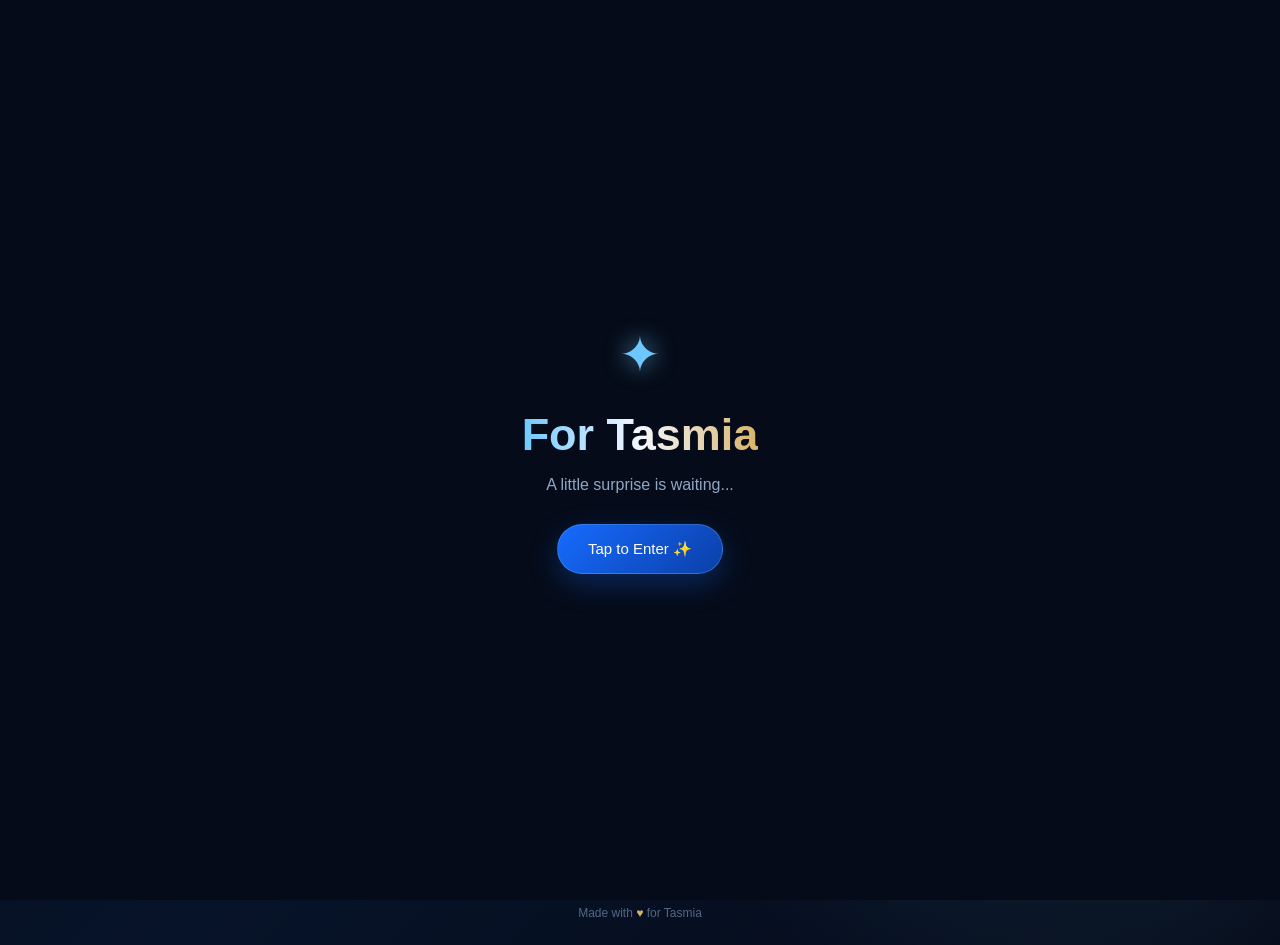
<file: index.html>
<!DOCTYPE html>
<html lang="en">

<head>
    <meta charset="UTF-8">
    <meta name="viewport" content="width=device-width, initial-scale=1.0">

    <title>Happy Birthday Tasmia ♡</title>

    <link rel="stylesheet" href="style.css">
</head>

<body>
  <div id="musicStartScreen">
    <div class="music-start-content">
        <div class="music-star">✦</div>

        <h1>For Tasmia</h1>

        <p>A little surprise is waiting...</p>

        <button id="startMusicButton">
            Tap to Enter ✨
        </button>
    </div>
</div>

<audio id="birthdayMusic" loop>
    <source src="audio1.mp3" type="audio/mpeg">
</audio>

    <!-- Loading Screen -->
    <div id="loader">

        <div class="loader-content">

            <div class="loader-star">✦</div>

            <h1>TASMIA</h1>

            <p>A special story is waiting...</p>

            <div class="loader-line"></div>

        </div>

    </div>


    <!-- Music -->
    <audio id="birthdayMusic" loop>
        <source src="audio1.mp3" type="audio/mpeg">
    </audio>

    <button id="musicButton" onclick="toggleMusic()">
        ♫ Music
    </button>


    <!-- Navigation -->
    <header class="navbar">

        <a href="index.html" class="logo">
            Tasmia<span>♡</span>
        </a>

        <nav>

            <a href="index.html" class="active">Home</a>
            <a href="about.html">About</a>
            <a href="memories.html">Memories</a>
            <a href="surprise.html">Surprise</a>
            <a href="countdown.html">Countdown</a>
            <a href="message.html">Message</a>

        </nav>

    </header>


    <!-- Floating particles -->
    <div id="particles"></div>


    <!-- Hero -->
    <main class="hero">

        <div class="hero-content">

            <div class="tiny-title">
                ✦ A SPECIAL DAY ✦
            </div>


            <h1>

                Happy Birthday

                <span>Tasmia</span>

            </h1>


            <div class="typing">
                <span id="typingText"></span>
            </div>


            <p class="hero-description">

                Some days are ordinary.

                Some days become memories.

                <br>

                Today is one of those days.

            </p>


            <div class="birthday-date">

                <strong>02</strong>

                <span>November</span>

                <strong>2011</strong>

            </div>


            <div class="hero-buttons">

                <a href="about.html" class="primary-btn">
                    Begin the Journey →
                </a>

                <a href="surprise.html" class="secondary-btn">
                    🎁 Surprise
                </a>

            </div>

        </div>


        <!-- Birthday Cake -->
        <div class="cake-container">

            <div class="cake">

                <div class="candle">

                    <div class="flame"></div>

                </div>


                <div class="cake-top"></div>


                <div class="cake-body">

                    <div class="cream"></div>
                    <div class="cream"></div>
                    <div class="cream"></div>

                </div>


                <div class="cake-bottom"></div>

            </div>


            <p>Make a wish ✨</p>

        </div>

    </main>


    <div class="scroll-hint">
        ↓ Scroll to begin
    </div>


    <footer>
        Made with <span>♥</span> for Tasmia
    </footer>


    <script src="script.js"></script>

</body>

</html>
</file>
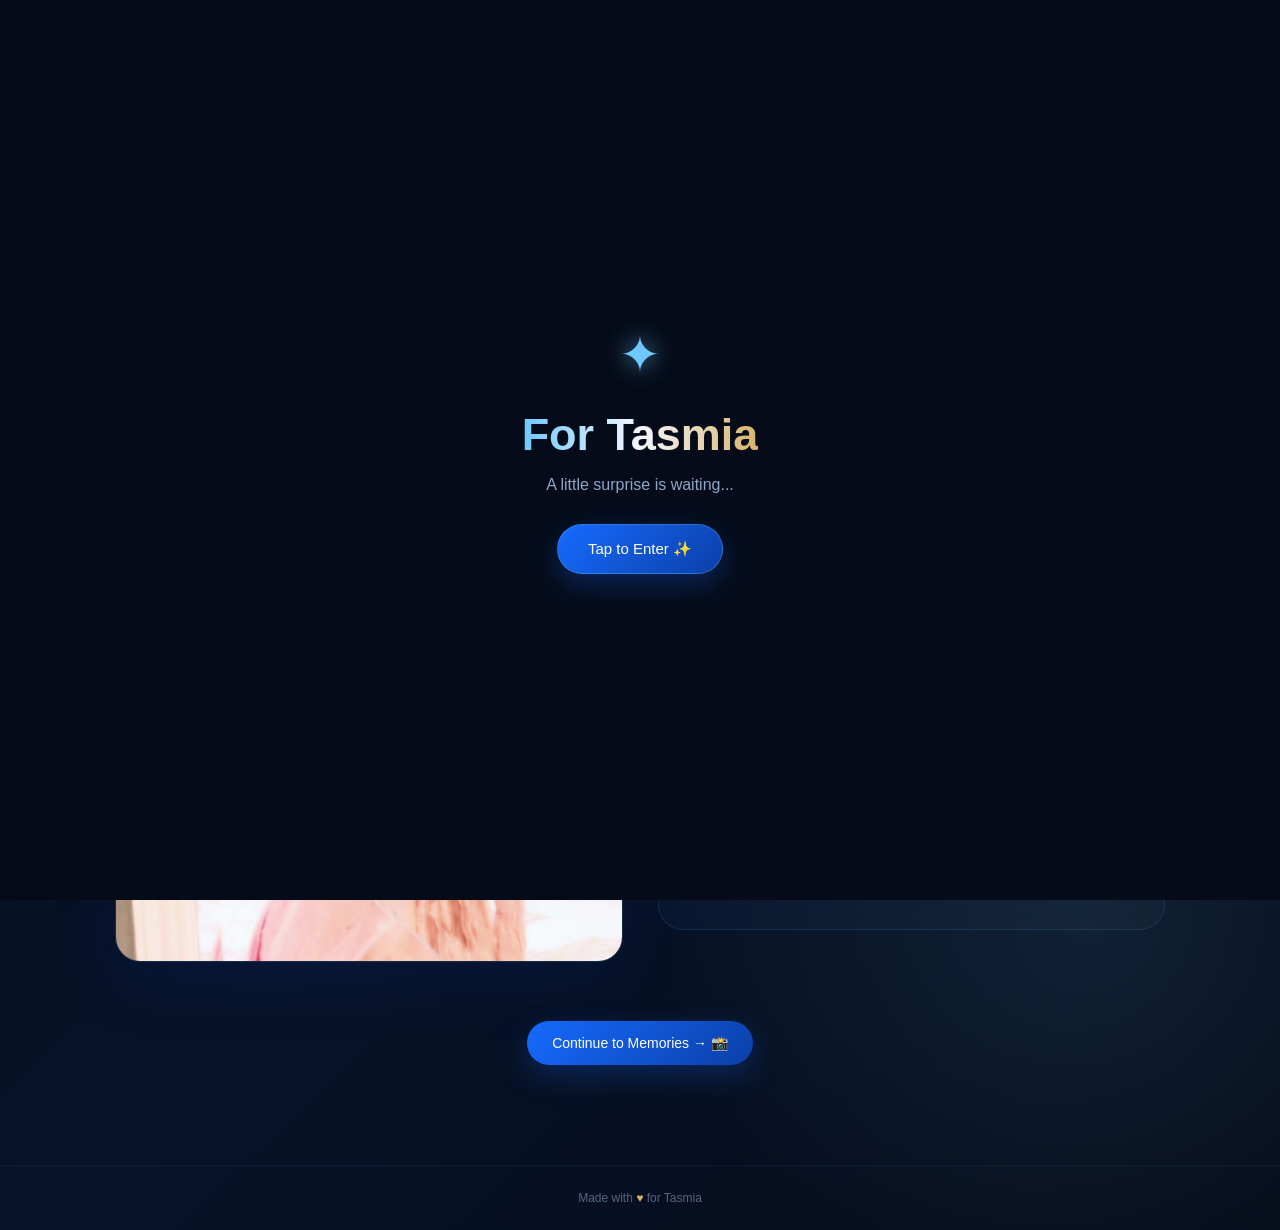
<file: about.html>
<!DOCTYPE html>
<html lang="en">

<head>

    <meta charset="UTF-8">

    <meta name="viewport"
          content="width=device-width, initial-scale=1.0">

    <title>About Tasmia ♡</title>

    <link rel="stylesheet" href="style.css">

</head>

<body>
  <div id="musicStartScreen">
    <div class="music-start-content">
        <div class="music-star">✦</div>

        <h1>For Tasmia</h1>

        <p>A little surprise is waiting...</p>

        <button id="startMusicButton">
            Tap to Enter ✨
        </button>
    </div>
</div>

<audio id="birthdayMusic" loop>
    <source src="audio1.mp3" type="audio/mpeg">
</audio>


    <audio id="birthdayMusic" loop>
        <source src="audio1.mp3" type="audio/mpeg">
    </audio>

    <button id="musicButton" onclick="toggleMusic()">
        ♫ Music
    </button>


    <header class="navbar">

        <a href="index.html" class="logo">
            Tasmia<span>♡</span>
        </a>


        <nav>

            <a href="index.html">Home</a>

            <a href="about.html" class="active">
                About
            </a>

            <a href="memories.html">
                Memories
            </a>

            <a href="surprise.html">
                Surprise
            </a>

            <a href="countdown.html">
                Countdown
            </a>

            <a href="message.html">
                Message
            </a>

        </nav>

    </header>


    <section class="page-section">


        <div class="section-heading">

            <div class="tiny-title">
                ✦ THE BIRTHDAY GIRL ✦
            </div>


            <h1>

                This day belongs to

                <span>Tasmia</span>

            </h1>


            <p>

                2 November 2011 —

                the day a new story began.

            </p>

        </div>


        <div class="about-grid">


            <!-- PHOTO -->

            <div class="large-photo">

                <img
                    src="tasmia1.png"
                    alt="Tasmia">

            </div>


            <!-- TEXT -->

            <div class="glass-card">

                <div class="card-icon">
                    ✨
                </div>


                <h2>
                    A little reminder
                </h2>


                <p>

                    Every birthday is another chapter.

                    Another year of memories,
                    laughter, growth and moments
                    worth remembering.

                </p>


                <p>

                    This little website was created
                    to make one ordinary date feel
                    a little more special.

                </p>


                <div class="birthday-info">


                    <div>

                        <small>
                            Name
                        </small>

                        <strong>
                            Tasmia
                        </strong>

                    </div>


                    <div>

                        <small>
                            Birthday
                        </small>

                        <strong>
                            2 November
                        </strong>

                    </div>


                    <div>

                        <small>
                            Born
                        </small>

                        <strong>
                            2011
                        </strong>

                    </div>


                </div>


            </div>


        </div>


        <a
            href="memories.html"
            class="primary-btn next-button">

            Continue to Memories → 📸

        </a>


    </section>


    <footer>

        Made with <span>♥</span> for Tasmia

    </footer>


    <script src="script.js"></script>

</body>

</html>
</file>
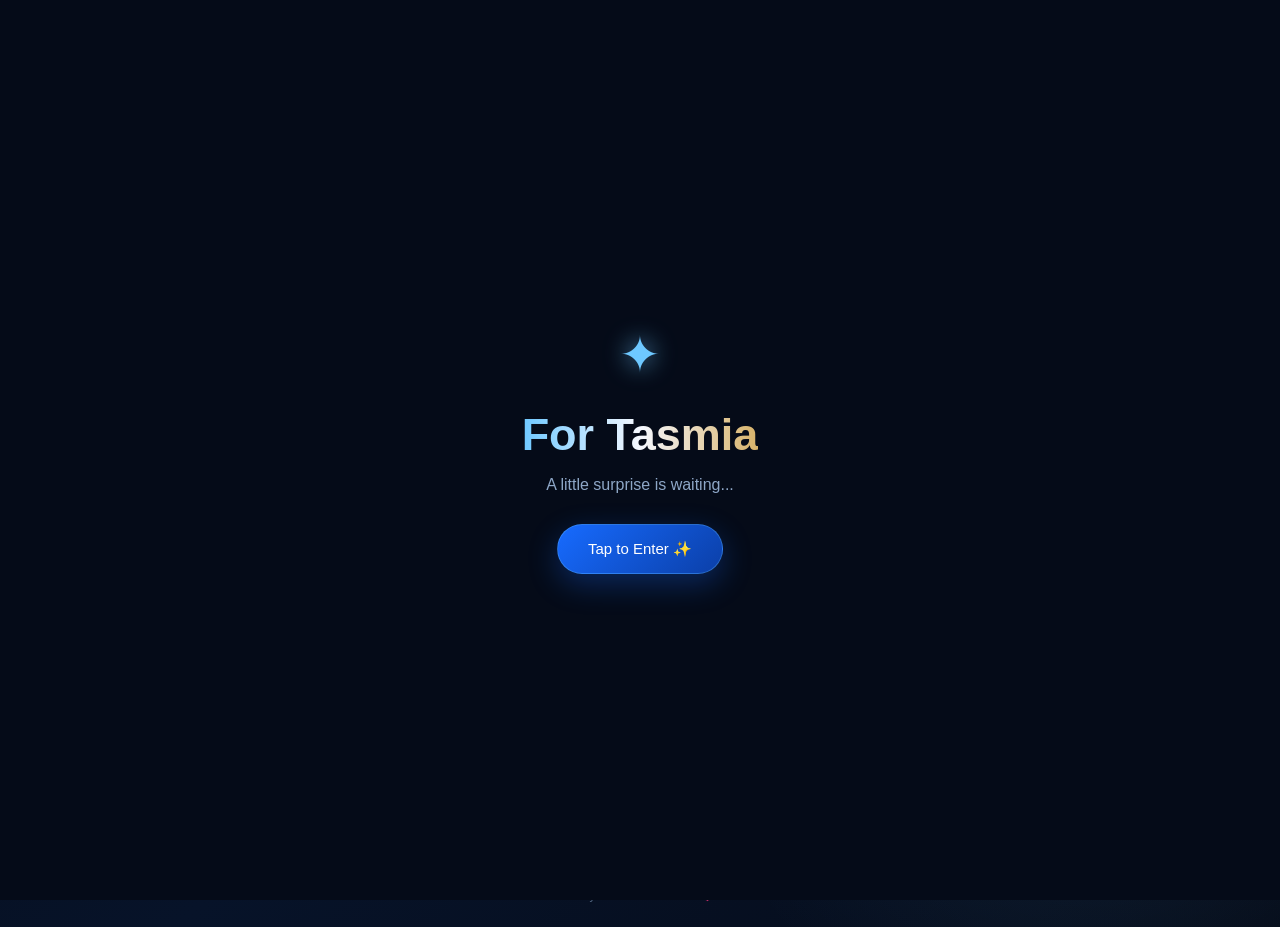
<file: countdown.html>
<!DOCTYPE html>
<html lang="en">

<head>

    <meta charset="UTF-8">

    <meta name="viewport"
          content="width=device-width, initial-scale=1.0">

    <title>Birthday Countdown 🎂</title>

    <link rel="stylesheet" href="style.css">

</head>

<body>
  <div id="musicStartScreen">
    <div class="music-start-content">
        <div class="music-star">✦</div>

        <h1>For Tasmia</h1>

        <p>A little surprise is waiting...</p>

        <button id="startMusicButton">
            Tap to Enter ✨
        </button>
    </div>
</div>

<audio id="birthdayMusic" loop>
    <source src="audio1.mp3" type="audio/mpeg">
</audio>


    <audio id="birthdayMusic" loop>
        <source src="audio1.mp3" type="audio/mpeg">
    </audio>

    <button id="musicButton" onclick="toggleMusic()">
        ♫ Music
    </button>


    <header class="navbar">

        <a href="index.html" class="logo">
            Tasmia<span>♡</span>
        </a>


        <nav>

            <a href="index.html">Home</a>

            <a href="about.html">About</a>

            <a href="memories.html">Memories</a>

            <a href="surprise.html">Surprise</a>

            <a href="countdown.html"
               class="active">

                Countdown

            </a>

            <a href="message.html">
                Message
            </a>

        </nav>

    </header>


    <section class="countdown-section">


        <div class="tiny-title">
            ✦ UNTIL THE NEXT CELEBRATION ✦
        </div>


        <h1>

            Tasmia's Birthday

            <span>Countdown</span>

        </h1>


        <p>

            The next 2nd of November
            is getting closer...

        </p>


        <div class="countdown">


            <div class="time-card">

                <strong id="days">
                    00
                </strong>

                <span>
                    Days
                </span>

            </div>


            <div class="time-card">

                <strong id="hours">
                    00
                </strong>

                <span>
                    Hours
                </span>

            </div>


            <div class="time-card">

                <strong id="minutes">
                    00
                </strong>

                <span>
                    Minutes
                </span>

            </div>


            <div class="time-card">

                <strong id="seconds">
                    00
                </strong>

                <span>
                    Seconds
                </span>

            </div>


        </div>


        <div class="cake-emoji">
            🎂
        </div>


        <a
            href="message.html"
            class="primary-btn next-button">

            Read the Final Message → 💌

        </a>


    </section>


    <footer>

        See you on 2 November. 💗

    </footer>


    <script src="script.js"></script>

</body>

</html>
</file>
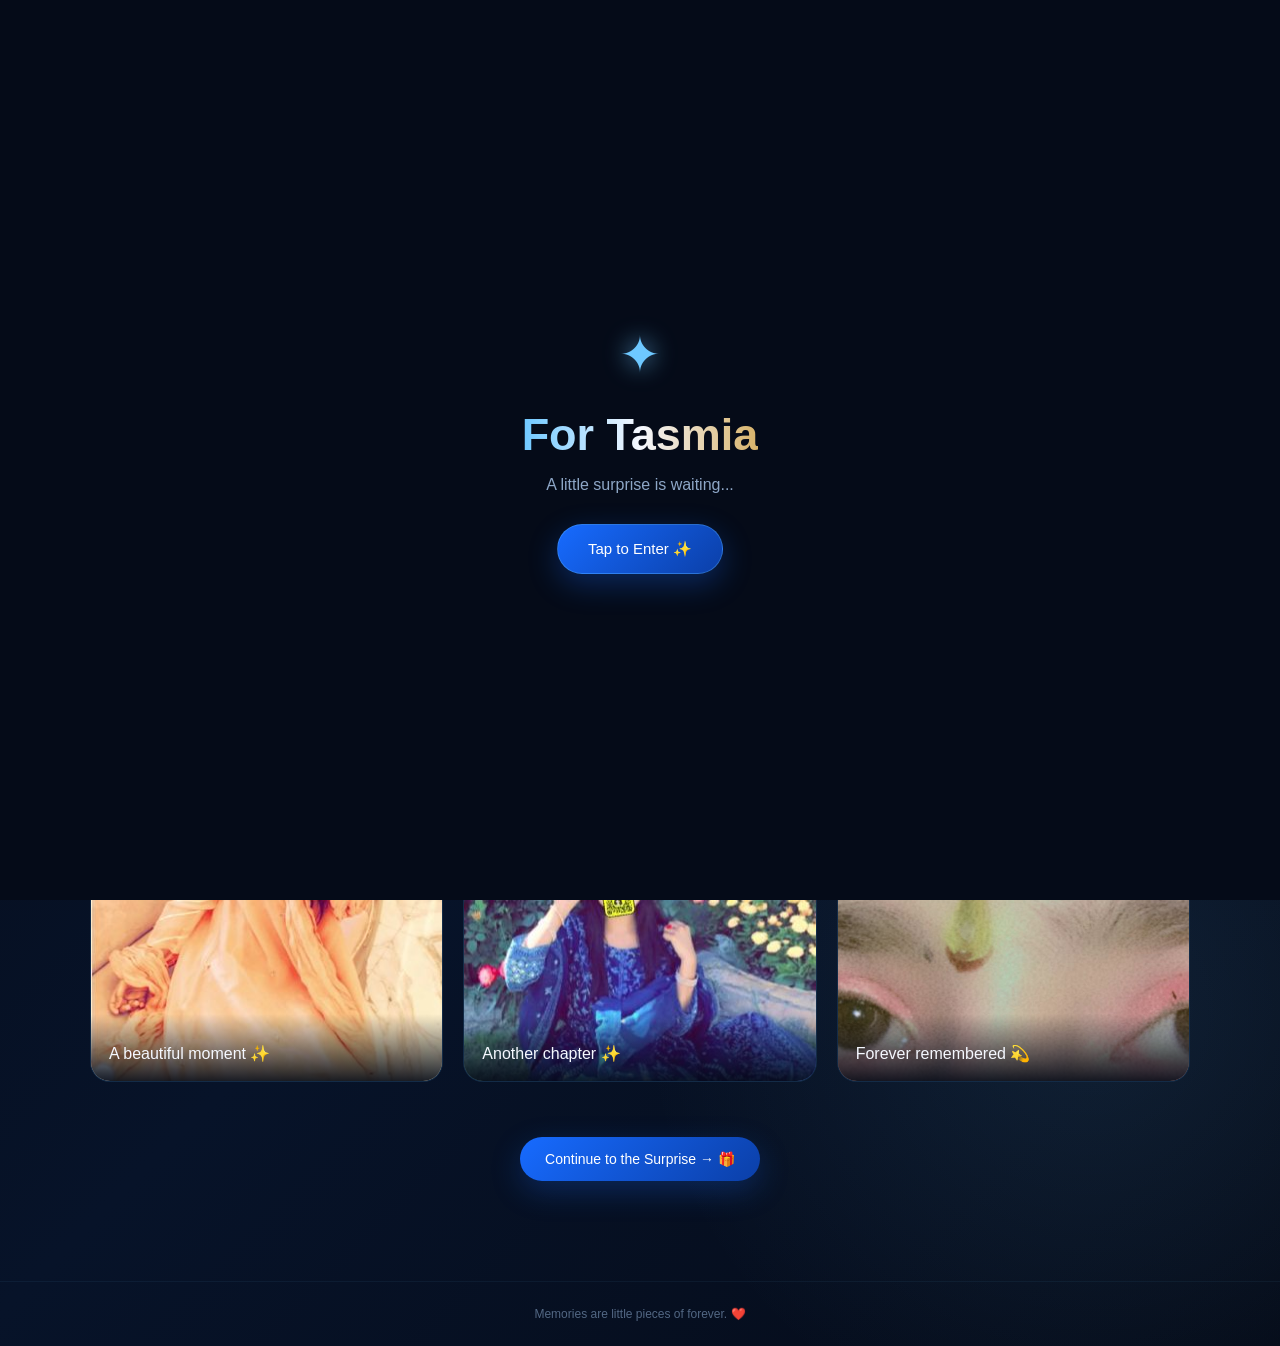
<file: memories.html>
<!DOCTYPE html>
<html lang="en">

<head>

    <meta charset="UTF-8">

    <meta name="viewport"
          content="width=device-width, initial-scale=1.0">

    <title>Tasmia's Memories 📸</title>

    <link rel="stylesheet" href="style.css">

</head>

<body>
  <div id="musicStartScreen">
    <div class="music-start-content">
        <div class="music-star">✦</div>

        <h1>For Tasmia</h1>

        <p>A little surprise is waiting...</p>

        <button id="startMusicButton">
            Tap to Enter ✨
        </button>
    </div>
</div>

<audio id="birthdayMusic" loop>
    <source src="audio1.mp3" type="audio/mpeg">
</audio>


    <audio id="birthdayMusic" loop>
        <source src="audio1.mp3" type="audio/mpeg">
    </audio>

    <button id="musicButton" onclick="toggleMusic()">
        ♫ Music
    </button>


    <header class="navbar">

        <a href="index.html" class="logo">
            Tasmia<span>♡</span>
        </a>


        <nav>

            <a href="index.html">Home</a>

            <a href="about.html">About</a>

            <a href="memories.html" class="active">
                Memories
            </a>

            <a href="surprise.html">
                Surprise
            </a>

            <a href="countdown.html">
                Countdown
            </a>

            <a href="message.html">
                Message
            </a>

        </nav>

    </header>


    <section class="page-section">


        <div class="section-heading">

            <div class="tiny-title">
                ✦ MEMORIES ✦
            </div>


            <h1>

                Moments worth

                <span>remembering</span>

            </h1>


            <p>

                A collection of moments
                that deserve a place here.

            </p>

        </div>


        <div class="photo-grid">


            <div
                class="memory-card large"
                onclick="openPhoto(this)">

                <img
                    src="tasmia2.jpg"
                    alt="Tasmia">

                <div class="photo-label">
                    A beautiful moment ✨
                </div>

            </div>


            <div
                class="memory-card"
                onclick="openPhoto(this)">

                <img
                    src="tasmia3.jpg"
                    alt="Memory">

                <div class="photo-label">
                    A special memory 💗
                </div>

            </div>


            <div
                class="memory-card"
                onclick="openPhoto(this)">

                <img
                    src="tasmia4.jpg"
                    alt="Memory">

                <div class="photo-label">
                    Your beautiful eyes 👀
                </div>

            </div>


            <div
                class="memory-card"
                onclick="openPhoto(this)">

                <img
                    src="tasmia5.jpg"
                    alt="Memory">

                <div class="photo-label">
                    Another chapter ✨
                </div>

            </div>


            <div
                class="memory-card"
                onclick="openPhoto(this)">

                <img
                    src="tasmia6.jpg"
                    alt="Memory">

                <div class="photo-label">
                    Forever remembered 💫
                </div>

            </div>


        


        </div>


        <a
            href="surprise.html"
            class="primary-btn next-button">

            Continue to the Surprise → 🎁

        </a>


    </section>


    <!-- Lightbox -->

    <div id="lightbox"
         onclick="closePhoto()">

        <img id="lightboxImage">

    </div>


    <footer>

        Memories are little pieces of forever. ❤️

    </footer>


    <script src="script.js"></script>

</body>

</html>
</file>
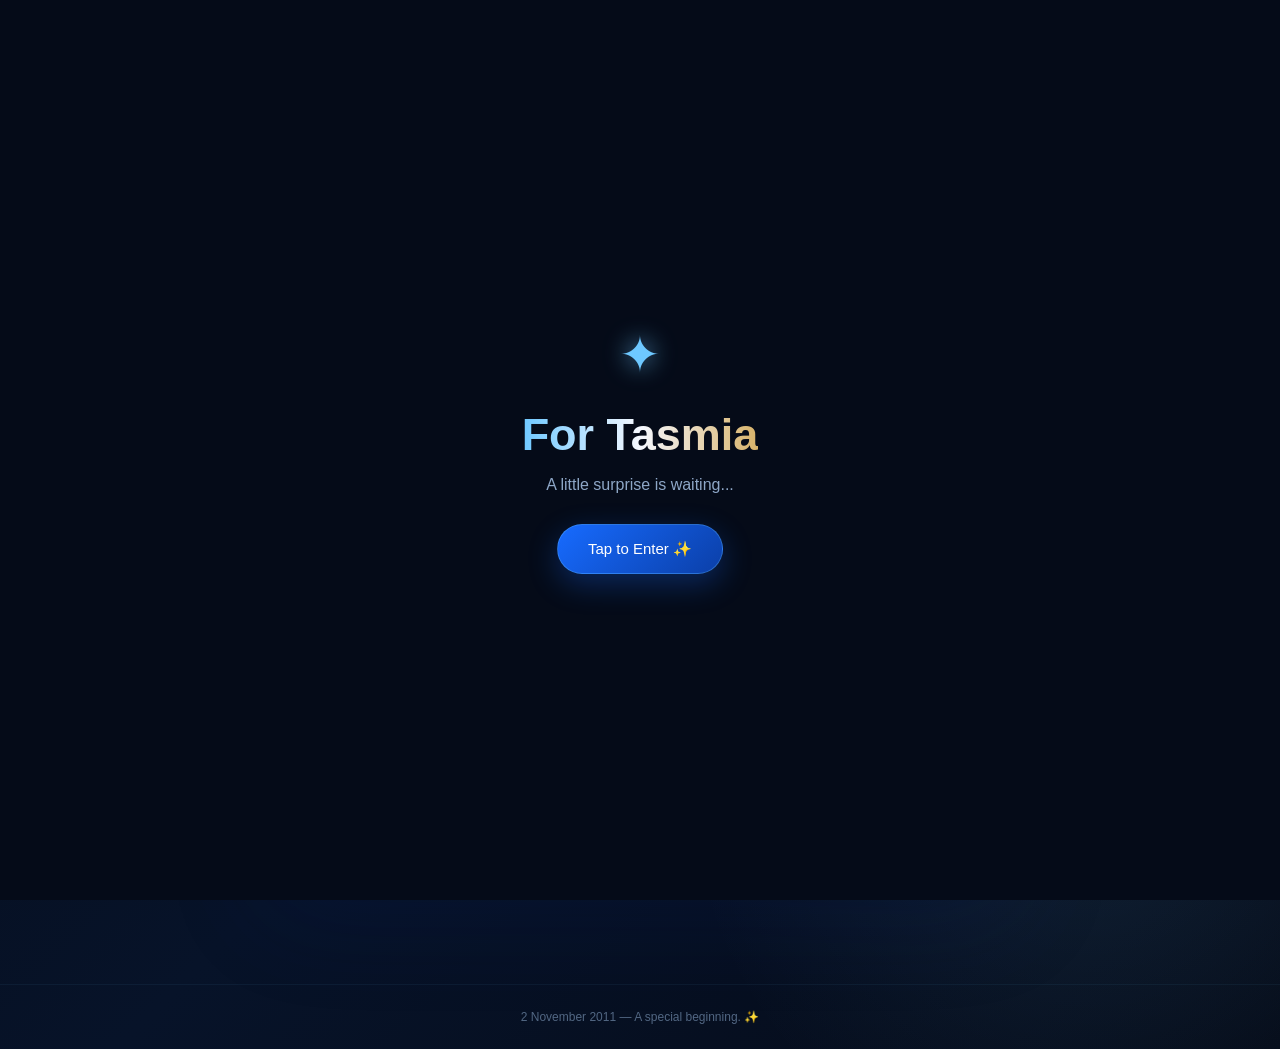
<file: message.html>
<!DOCTYPE html>
<html lang="en">

<head>

    <meta charset="UTF-8">

    <meta name="viewport"
          content="width=device-width, initial-scale=1.0">

    <title>A Message for Tasmia 💌</title>

    <link rel="stylesheet" href="style.css">

</head>

<body>
<div id="musicStartScreen">
    <div class="music-start-content">
        <div class="music-star">✦</div>

        <h1>For Tasmia</h1>

        <p>A little surprise is waiting...</p>

        <button id="startMusicButton">
            Tap to Enter ✨
        </button>
    </div>
</div>

<audio id="birthdayMusic" loop>
    <source src="audio1.mp3" type="audio/mpeg">
</audio>

    <audio id="birthdayMusic" loop>
        <source src="audio1.mp3" type="audio/mpeg">
    </audio>

    <button id="musicButton" onclick="toggleMusic()">
        ♫ Music
    </button>


    <header class="navbar">

        <a href="index.html" class="logo">
            Tasmia<span>♡</span>
        </a>


        <nav>

            <a href="index.html">Home</a>
            <a href="about.html">About</a>
            <a href="memories.html">Memories</a>
            <a href="surprise.html">Surprise</a>
            <a href="countdown.html">Countdown</a>

            <a href="message.html"
               class="active">

                Message

            </a>

        </nav>

    </header>


    <section class="message-section">


        <div class="letter">


            <div class="tiny-title">
                ✦ A MESSAGE FOR YOU ✦
            </div>


            <h1>

                Dear

                <span>Tasmia</span>

                ❤️

            </h1>


            <p>
                Today is your day.
            </p>


            <p>

                I hope this birthday brings
                you countless reasons to smile
                and memories that you will look
                back on with happiness.

            </p>


            <p>

                Keep dreaming, keep growing,
                keep laughing and keep being
                yourself.

            </p>


            <p>

                There are so many chapters
                still waiting to be written.

            </p>


            <div class="divider">
                ✦ ♥ ✦
            </div>


            <h2>
                Happy Birthday, Tasmia! 🎂
            </h2>


            <p class="signature">
                — Made especially for you
            </p>


            <a
                href="index.html"
                class="secondary-btn">

                ↻ Start Again

          
            </a>
<a
    href="question.html"
    class="primary-btn"
>
    One Last Thing ✨
</a>

        </div>

    </section>


    <footer>

        2 November 2011 —
        A special beginning. ✨

    </footer>


    <script src="script.js"></script>
  

</body>

</html>
</file>
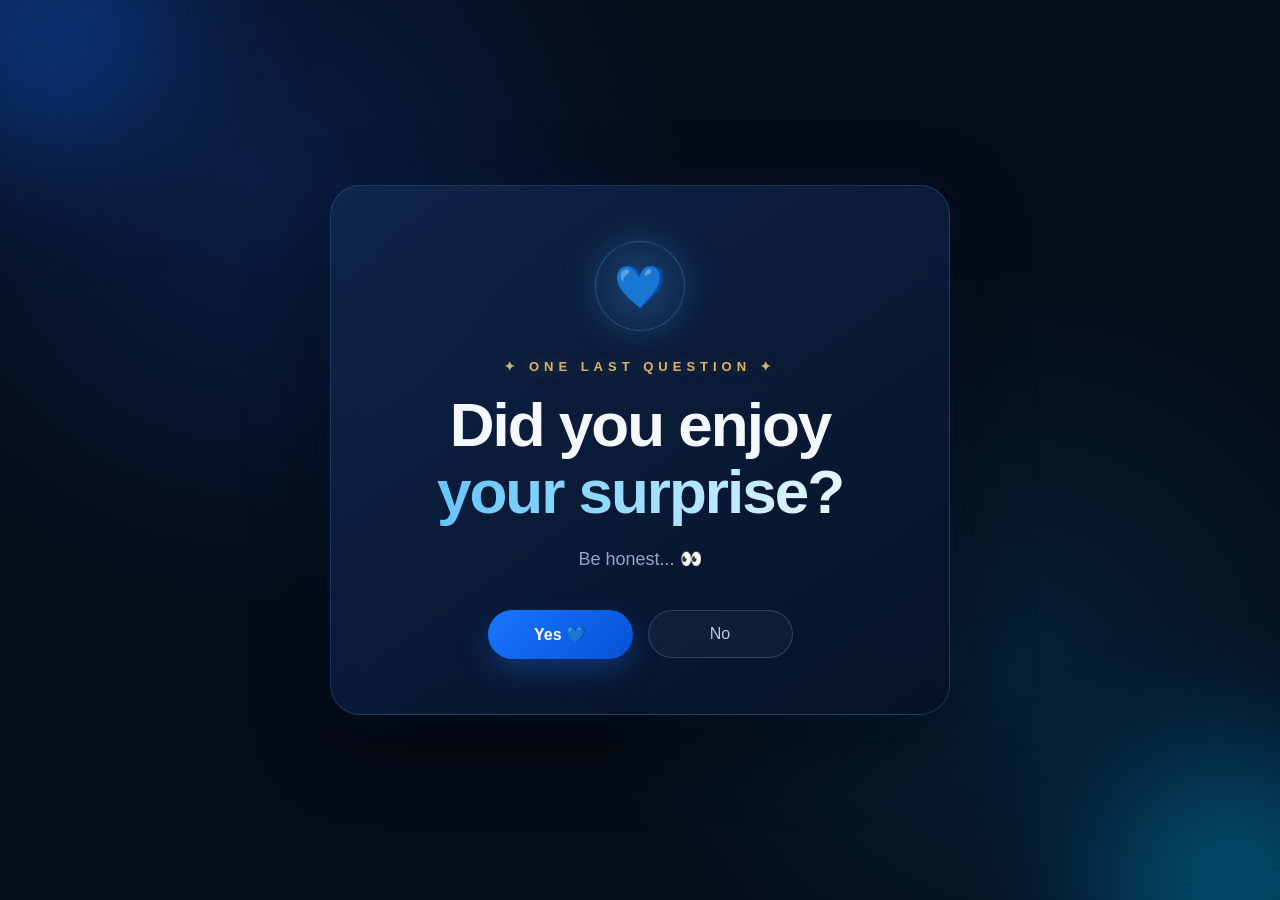
<file: question.html>
<!DOCTYPE html>
<html lang="en">

<head>
    <meta charset="UTF-8">

    <meta
        name="viewport"
        content="width=device-width, initial-scale=1.0"
    >

    <title>One Last Question 💙</title>

    <link
        rel="stylesheet"
        href="style.css"
    >
</head>

<body>

    <main class="question-page">

        <div class="question-card">

            <div class="question-icon">
                💙
            </div>

            <p class="tiny-title">
                ✦ ONE LAST QUESTION ✦
            </p>

            <h1>
                Did you enjoy
                <span>your surprise?</span>
            </h1>

            <p>
                Be honest... 👀
            </p>


            <div class="question-buttons">

                <button
                    id="yesButton"
                    class="primary-btn"
                    type="button"
                >
                    Yes 💙
                </button>

                <button
                    id="noButton"
                    class="secondary-btn"
                    type="button"
                >
                    No
                </button>

            </div>


            <div
                id="questionAnswer"
                style="display: none;"
            >

                <h2>
                    Aww, I'm glad! 💙
                </h2>

                <p>
                    I'm really happy you enjoyed
                    your special birthday surprise. ✨
                </p>

            </div>

        </div>

    </main>


    <script>

        const yesButton =
            document.getElementById("yesButton");

        const noButton =
            document.getElementById("noButton");

        const answer =
            document.getElementById("questionAnswer");


        yesButton.addEventListener(
            "click",
            function () {

                answer.style.display =
                    "block";

                yesButton.style.display =
                    "none";

                noButton.style.display =
                    "none";

            }
        );


        noButton.addEventListener(
            "click",
            function () {

                answer.innerHTML = `
                    <h2>That's okay! 💙</h2>
                    <p>
                        Thanks for being honest!
                    </p>
                `;

                answer.style.display =
                    "block";

                yesButton.style.display =
                    "none";

                noButton.style.display =
                    "none";

            }
        );

    </script>

</body>

</html>
</file>
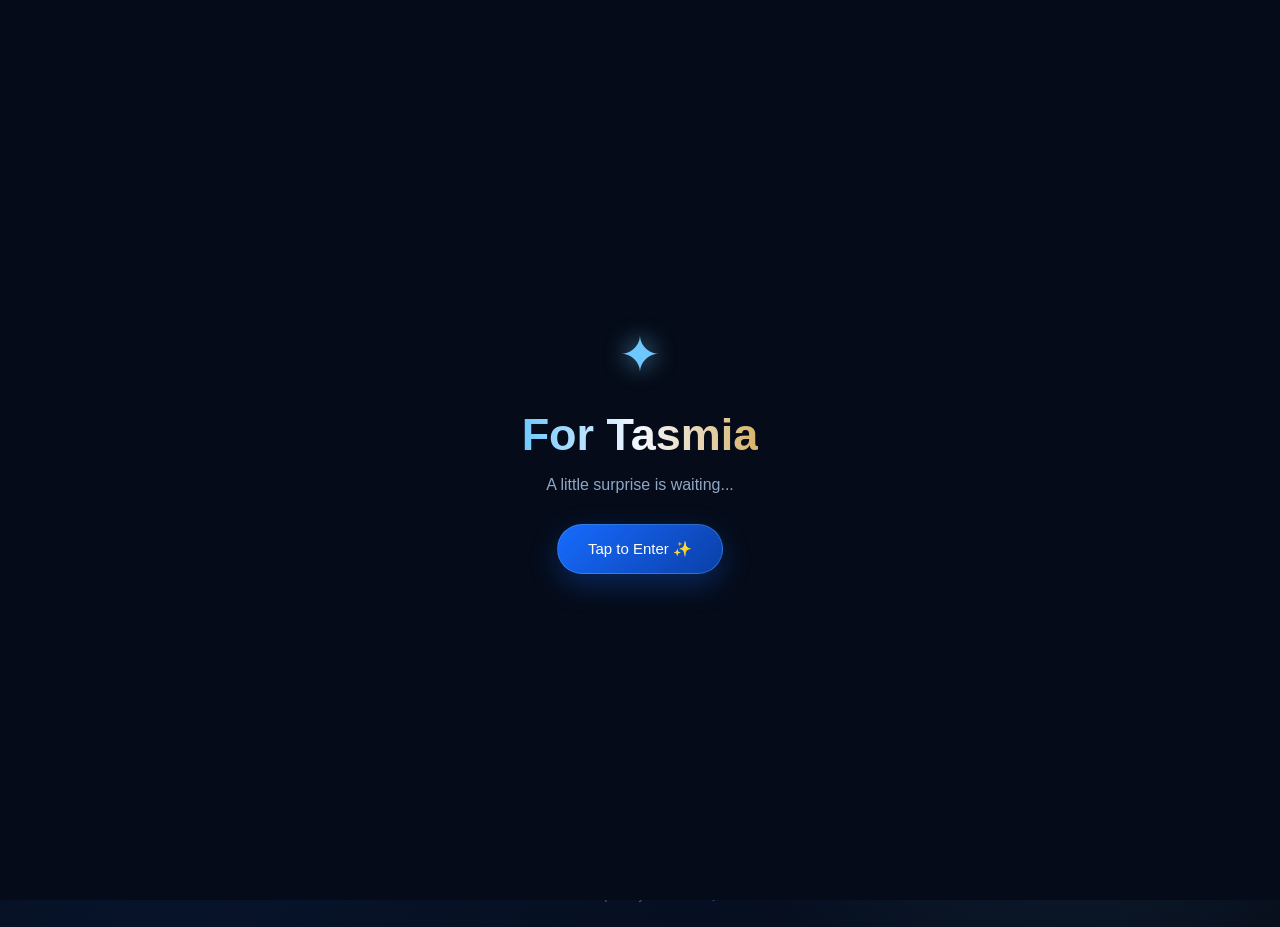
<file: surprise.html>
<!DOCTYPE html>
<html lang="en">

<head>

    <meta charset="UTF-8">

    <meta
        name="viewport"
        content="width=device-width, initial-scale=1.0"
    >

    <title>Surprise — Tasmia ♡</title>

    <link
        rel="stylesheet"
        href="style.css"
    >

</head>


<body>


    <!-- =========================================
         LOADING SCREEN
    ========================================== -->

    <div id="loader">

        <div class="loader-content">

            <div class="loader-star">
                ✦
            </div>

            <h1>
                TASMIA
            </h1>

            <p>
                A special story is waiting...
            </p>

            <div class="loader-line"></div>

        </div>

    </div>


    <!-- =========================================
         MUSIC START SCREEN
    ========================================== -->

    <div id="musicStartScreen">

        <div class="music-start-content">

            <div class="music-star">
                ✦
            </div>

            <h1>
                For Tasmia
            </h1>

            <p>
                A little surprise is waiting...
            </p>

            <button
                id="startMusicButton"
                type="button"
            >
                Tap to Enter ✨
            </button>

        </div>

    </div>


    <!-- =========================================
         BACKGROUND MUSIC
    ========================================== -->

    <audio
        id="birthdayMusic"
        loop
        preload="auto"
    >

        <source
            src="audio1.mp3"
            type="audio/mpeg"
        >

    </audio>


    <!-- =========================================
         NAVIGATION
    ========================================== -->

    <header>

        <nav class="navbar">

            <a
                href="index.html"
                class="logo"
            >
                Tasmia<span>♡</span>
            </a>


            <nav>

                <a href="index.html">
                    Home
                </a>

                <a href="about.html">
                    About
                </a>

                <a href="memories.html">
                    Memories
                </a>

                <a
                    href="surprise.html"
                    class="active"
                >
                    Surprise
                </a>

                <a href="countdown.html">
                    Countdown
                </a>

                <a href="message.html">
                    Message
                </a>

            </nav>

        </nav>

    </header>


    <!-- =========================================
         SURPRISE SECTION
    ========================================== -->

    <section class="surprise-section">

        <div class="surprise-card">


            <!-- Gift -->

            <div class="gift-box">
                🎁
            </div>


            <!-- Small heading -->

            <div class="tiny-title">
                ✦ YOU FOUND IT ✦
            </div>


            <!-- Main heading -->

            <h1>

                There's a little

                <span>
                    surprise
                </span>

            </h1>


            <!-- Description -->

            <p>
                Something special is waiting behind this button.
            </p>


            <!-- =================================
                 OPEN GIFT BUTTON
            ================================== -->

            <button
                id="surpriseButton"
                class="primary-btn"
                type="button"
            >
                Open the Gift 🎁
            </button>


            <!-- =================================
                 SECRET MESSAGE
            ================================== -->

            <div
                id="secretMessage"
                style="display: none;"
            >


                <div class="heart-animation">
                    💙
                </div>


                <h2>
                    Happy Birthday, Tasmia!
                </h2>


                <p>
                    I hope this birthday brings you
                    lots of happiness, beautiful memories,
                    and many amazing moments.
                </p>


                <p>
                    Keep smiling, keep dreaming,
                    and enjoy your special day. ✨
                </p>


                <div class="divider">
                    ✦ ✦ ✦
                </div>


                <h2>
                    Have an amazing birthday! 🎂
                </h2>


            </div>

<a
    href="countdown.html"
    class="secondary-btn next-button"
>
    Continue to Countdown →
</a>
        </div>
      
    </section>


    <!-- =========================================
         MUSIC BUTTON
    ========================================== -->

    <button
        id="musicButton"
        type="button"
        onclick="toggleMusic()"
    >
        ♫ Music
    </button>


    <!-- =========================================
         FOOTER
    ========================================== -->

    <footer>

        Made especially for
        <span>Tasmia</span>
        💙

    </footer>


    <!-- =========================================
         JAVASCRIPT
    ========================================== -->

    <script src="script.js"></script>


</body>

</html>
</file>
<file: style.css>
/* =========================================
   TASMIA BIRTHDAY WEBSITE
   BLUE + CHAMPAGNE GOLD THEME
========================================= */

* {
    margin: 0;
    padding: 0;
    box-sizing: border-box;
}

:root {
    --bg: #050B18;
    --bg-light: #08152B;

    --blue: #176BFF;
    --light-blue: #6EC8FF;
    --dark-blue: #0B3FA8;

    --gold: #D8B36A;
    --light-gold: #F2D89B;

    --text: #F5F8FF;
    --muted: #8EA7C7;

    --card: rgba(255, 255, 255, 0.055);
    --border: rgba(255, 255, 255, 0.11);
}


/* =========================================
   BASE
========================================= */

html {
    scroll-behavior: smooth;
}

body {
    min-height: 100vh;

    background:
        radial-gradient(
            circle at 15% 15%,
            rgba(23, 107, 255, 0.18),
            transparent 30%
        ),

        radial-gradient(
            circle at 85% 75%,
            rgba(110, 200, 255, 0.10),
            transparent 30%
        ),

        linear-gradient(
            135deg,
            #050B18,
            #071329,
            #050B18
        );

    color: var(--text);

    font-family:
        Arial,
        Helvetica,
        sans-serif;

    overflow-x: hidden;
}


/* =========================================
   LOADING SCREEN
========================================= */

#loader {
    position: fixed;
    inset: 0;

    z-index: 99999;

    background: #050B18;

    display: flex;
    align-items: center;
    justify-content: center;

    transition:
        opacity 0.8s ease,
        visibility 0.8s ease;
}

#loader.hide {
    opacity: 0;
    visibility: hidden;
}

.loader-content {
    text-align: center;
}

.loader-star {
    color: var(--light-blue);

    font-size: 35px;

    animation:
        loaderSpin 2s infinite linear;

    text-shadow:
        0 0 20px
        rgba(110, 200, 255, 0.8);
}

.loader-content h1 {
    font-size: 40px;

    letter-spacing: 10px;

    margin: 15px 0;

    background:
        linear-gradient(
            90deg,
            var(--light-blue),
            white,
            var(--gold)
        );

    -webkit-background-clip: text;
    background-clip: text;

    color: transparent;
}

.loader-content p {
    color: var(--muted);

    font-size: 13px;
}

.loader-line {
    width: 180px;
    height: 2px;

    background: #17243A;

    margin: 25px auto;

    overflow: hidden;
}

.loader-line::after {
    content: "";

    display: block;

    width: 50%;
    height: 100%;

    background:
        linear-gradient(
            90deg,
            var(--blue),
            var(--light-blue),
            var(--gold)
        );

    animation:
        loading 1.5s infinite;
}

@keyframes loading {
    from {
        transform: translateX(-100%);
    }

    to {
        transform: translateX(400%);
    }
}

@keyframes loaderSpin {
    to {
        transform: rotate(360deg);
    }
}


/* =========================================
   MUSIC BUTTON
========================================= */

#musicButton {
    position: fixed;

    right: 20px;
    bottom: 20px;

    z-index: 5000;

    padding: 11px 17px;

    border-radius: 25px;

    border:
        1px solid
        rgba(110, 200, 255, 0.25);

    color: white;

    background:
        rgba(5, 11, 24, 0.85);

    backdrop-filter:
        blur(12px);

    cursor: pointer;

    transition: 0.3s;

    box-shadow:
        0 0 20px
        rgba(23, 107, 255, 0.08);
}

#musicButton:hover {
    transform: translateY(-3px);

    border-color:
        rgba(110, 200, 255, 0.5);

    box-shadow:
        0 0 25px
        rgba(23, 107, 255, 0.2);
}


/* =========================================
   NAVBAR
========================================= */

.navbar {
    position: sticky;

    top: 0;

    z-index: 1000;

    display: flex;

    align-items: center;

    justify-content: space-between;

    padding: 20px 7%;

    background:
        rgba(5, 11, 24, 0.78);

    backdrop-filter:
        blur(18px);

    border-bottom:
        1px solid
        rgba(110, 200, 255, 0.08);
}

.logo {
    color: white;

    text-decoration: none;

    font-size: 25px;

    font-weight: bold;

    letter-spacing: 1px;
}

.logo span {
    color: var(--light-blue);

    text-shadow:
        0 0 15px
        rgba(110, 200, 255, 0.8);
}

nav {
    display: flex;

    gap: 22px;

    flex-wrap: wrap;

    justify-content: center;
}

nav a {
    color: #8196B5;

    text-decoration: none;

    font-size: 13px;

    transition: 0.3s;
}

nav a:hover,
nav a.active {
    color: white;
}

nav a.active {
    color: var(--light-blue);

    text-shadow:
        0 0 15px
        rgba(110, 200, 255, 0.7);
}


/* =========================================
   GENERAL
========================================= */

.tiny-title {
    color: var(--gold);

    font-size: 11px;

    letter-spacing: 4px;

    margin-bottom: 18px;

    text-shadow:
        0 0 15px
        rgba(216, 179, 106, 0.3);
}

span {
    color: var(--light-blue);
}

.page-section,
.message-section {
    min-height: 88vh;

    padding: 100px 7%;
}

.section-heading {
    text-align: center;

    max-width: 750px;

    margin:
        0 auto 65px;
}

.section-heading h1 {
    font-size:
        clamp(40px, 6vw, 70px);

    line-height: 1.05;

    margin-bottom: 20px;
}

.section-heading p {
    color: var(--muted);

    line-height: 1.8;
}


/* =========================================
   HERO
========================================= */

.hero {
    min-height: 88vh;

    display: flex;

    align-items: center;

    justify-content: center;

    gap: 100px;

    padding: 80px 7%;

    position: relative;
}

.hero-content {
    max-width: 700px;
}

.hero h1 {
    font-size:
        clamp(55px, 9vw, 105px);

    line-height: 0.95;

    letter-spacing: -5px;

    margin-bottom: 25px;
}

.hero h1 span {
    display: block;

    background:
        linear-gradient(
            90deg,
            #176BFF,
            #6EC8FF,
            #D8B36A
        );

    -webkit-background-clip: text;
    background-clip: text;

    color: transparent;

    text-shadow: none;
}

.typing {
    min-height: 30px;

    color: var(--light-blue);

    font-size: 18px;
}

.hero-description {
    color: var(--muted);

    line-height: 1.8;

    margin: 15px 0 25px;
}

.birthday-date {
    display: flex;

    align-items: center;

    gap: 12px;

    margin-bottom: 30px;

    color: #C8D4E5;
}

.birthday-date strong {
    color: var(--gold);

    font-size: 22px;
}

.hero-buttons {
    display: flex;

    gap: 15px;

    flex-wrap: wrap;
}


/* =========================================
   BUTTONS
========================================= */

.primary-btn,
.secondary-btn {
    display: inline-block;

    padding:
        14px 25px;

    border-radius: 30px;

    text-decoration: none;

    cursor: pointer;

    font-size: 14px;

    transition:
        transform 0.3s,
        box-shadow 0.3s,
        border-color 0.3s;
}

.primary-btn {
    color: white;

    border: none;

    background:
        linear-gradient(
            135deg,
            #176BFF,
            #0B3FA8
        );

    box-shadow:
        0 10px 30px
        rgba(23, 107, 255, 0.25);
}

.primary-btn:hover {
    transform: translateY(-4px);

    box-shadow:
        0 15px 35px
        rgba(23, 107, 255, 0.4);
}

.secondary-btn {
    color: white;

    border:
        1px solid
        rgba(110, 200, 255, 0.2);

    background:
        rgba(255, 255, 255, 0.04);
}

.secondary-btn:hover {
    transform: translateY(-4px);

    border-color:
        rgba(110, 200, 255, 0.55);

    box-shadow:
        0 10px 30px
        rgba(110, 200, 255, 0.1);
}


/* =========================================
   CAKE
========================================= */

.cake-container {
    text-align: center;
}

.cake {
    position: relative;

    width: 240px;
    height: 210px;

    animation:
        cakeFloat 3s
        ease-in-out
        infinite;

    filter:
        drop-shadow(
            0 15px 25px
            rgba(23, 107, 255, 0.25)
        );
}

@keyframes cakeFloat {
    50% {
        transform:
            translateY(-10px);
    }
}

.cake-body {
    position: absolute;

    bottom: 20px;
    left: 20px;

    width: 200px;
    height: 110px;

    border-radius:
        15px 15px 25px 25px;

    background:
        linear-gradient(
            #176BFF,
            #0B3FA8
        );
}

.cake-top {
    position: absolute;

    top: 75px;
    left: 20px;

    width: 200px;
    height: 45px;

    border-radius: 50%;

    background:
        linear-gradient(
            135deg,
            #6EC8FF,
            #D8B36A
        );

    z-index: 2;
}

.cake-bottom {
    position: absolute;

    bottom: 5px;
    left: 10px;

    width: 220px;
    height: 35px;

    border-radius: 50%;

    background:
        #082B70;
}

.cream {
    position: absolute;

    width: 30px;
    height: 30px;

    background:
        #F5F8FF;

    border-radius: 50%;

    bottom: 80px;
}

.cream:nth-child(1) {
    left: 40px;
}

.cream:nth-child(2) {
    left: 85px;
}

.cream:nth-child(3) {
    right: 40px;
}

.candle {
    position: absolute;

    z-index: 5;

    top: 25px;
    left: 110px;

    width: 20px;
    height: 55px;

    background:
        repeating-linear-gradient(
            45deg,
            #F5F8FF,
            #F5F8FF 6px,
            #176BFF 6px,
            #176BFF 12px
        );

    border-radius: 4px;
}

.flame {
    position: absolute;

    width: 18px;
    height: 25px;

    background:
        var(--gold);

    border-radius: 50%;

    top: -24px;
    left: 1px;

    box-shadow:
        0 0 25px
        rgba(216, 179, 106, 0.9);

    animation:
        flame 0.8s
        infinite alternate;
}

@keyframes flame {
    to {
        transform:
            scale(0.75)
            rotate(4deg);
    }
}


/* =========================================
   ABOUT
========================================= */

.about-grid {
    max-width: 1050px;

    margin: auto;

    display: grid;

    grid-template-columns:
        1fr 1fr;

    gap: 35px;

    align-items: center;
}

.large-photo img {
    width: 100%;

    height: 500px;

    object-fit: cover;

    border-radius: 25px;

    border:
        1px solid
        rgba(110, 200, 255, 0.15);

    box-shadow:
        0 20px 60px
        rgba(0, 40, 120, 0.2);
}

.glass-card {
    padding: 45px;

    border:
        1px solid
        rgba(110, 200, 255, 0.12);

    border-radius: 25px;

    background:
        linear-gradient(
            135deg,
            rgba(23, 107, 255, 0.07),
            rgba(255, 255, 255, 0.025)
        );

    backdrop-filter:
        blur(15px);
}

.card-icon {
    font-size: 35px;

    margin-bottom: 20px;

    color: var(--gold);
}

.glass-card h2 {
    margin-bottom: 20px;
}

.glass-card p {
    color: var(--muted);

    line-height: 1.8;

    margin-bottom: 18px;
}

.birthday-info {
    display: flex;

    gap: 25px;

    margin-top: 30px;

    flex-wrap: wrap;
}

.birthday-info div {
    display: flex;

    flex-direction: column;

    gap: 6px;
}

.birthday-info small {
    color: #607897;
}

.birthday-info strong {
    color: white;
}

.next-button {
    display: block;

    width: fit-content;

    margin:
        55px auto 0;
}


/* =========================================
   MEMORIES / GALLERY
========================================= */

.photo-grid {
    max-width: 1100px;

    margin: auto;

    display: grid;

    grid-template-columns:
        repeat(3, 1fr);

    gap: 20px;
}

.memory-card {
    position: relative;

    height: 300px;

    overflow: hidden;

    border-radius: 20px;

    border:
        1px solid
        rgba(110, 200, 255, 0.12);

    cursor: pointer;

    background:
        #07152D;
}

.memory-card.large {
    grid-row: span 2;

    height: 620px;
}

.memory-card img {
    width: 100%;

    height: 100%;

    object-fit: cover;

    transition: 0.6s;
}

.memory-card:hover img {
    transform:
        scale(1.06);
}

.photo-label {
    position: absolute;

    left: 0;
    bottom: 0;

    width: 100%;

    padding:
        30px 18px 18px;

    background:
        linear-gradient(
            transparent,
            rgba(2, 8, 20, 0.9)
        );
}

.empty-photo {
    height: 300px;

    border:
        1px dashed
        rgba(110, 200, 255, 0.25);

    border-radius: 20px;

    display: flex;

    flex-direction: column;

    justify-content: center;

    align-items: center;

    color: #607897;

    background:
        rgba(23, 107, 255, 0.025);
}

.empty-photo span {
    font-size: 40px;

    color: #315A91;
}


/* =========================================
   LIGHTBOX
========================================= */

#lightbox {
    position: fixed;

    inset: 0;

    z-index: 10000;

    display: none;

    align-items: center;

    justify-content: center;

    padding: 20px;

    background:
        rgba(1, 5, 15, 0.94);
}

#lightbox img {
    max-width: 95%;

    max-height: 90vh;

    border-radius: 15px;

    box-shadow:
        0 0 70px
        rgba(23, 107, 255, 0.25);
}


/* =========================================
   SURPRISE
========================================= */

.surprise-section {
    min-height: 88vh;

    display: flex;

    justify-content: center;

    align-items: center;

    text-align: center;

    padding: 70px 20px;
}

.surprise-card {
    max-width: 650px;

    padding: 55px;

    border:
        1px solid
        rgba(110, 200, 255, 0.14);

    border-radius: 30px;

    background:
        linear-gradient(
            135deg,
            rgba(23, 107, 255, 0.08),
            rgba(255, 255, 255, 0.025)
        );

    backdrop-filter:
        blur(15px);

    box-shadow:
        0 25px 80px
        rgba(0, 30, 100, 0.15);
}

.gift-box {
    font-size: 90px;

    margin-bottom: 20px;

    animation:
        giftFloat 2s infinite;
}

@keyframes giftFloat {
    50% {
        transform:
            translateY(-12px)
            rotate(4deg);
    }
}

.surprise-card h1 {
    font-size:
        clamp(40px,6vw,65px);

    margin-bottom: 20px;
}

.surprise-card > p {
    color: var(--muted);

    margin-bottom: 25px;
}

#secretMessage {
    display: none;

    margin-top: 40px;

    animation:
        reveal 1s ease;
}

@keyframes reveal {
    from {
        opacity: 0;

        transform:
            translateY(20px)
            scale(0.95);
    }

    to {
        opacity: 1;

        transform:
            translateY(0)
            scale(1);
    }
}

#secretMessage p {
    color: var(--muted);

    line-height: 1.8;

    margin: 20px 0;
}

.confetti-symbol {
    font-size: 30px;

    color: var(--light-blue);
}

.heart-animation {
    color: var(--light-blue);

    font-size: 60px;

    animation:
        heartbeat 1s infinite;

    margin-bottom: 25px;

    text-shadow:
        0 0 25px
        rgba(110, 200, 255, 0.8);
}

@keyframes heartbeat {
    50% {
        transform:
            scale(1.2);
    }
}


/* =========================================
   COUNTDOWN
========================================= */

.countdown-section {
    min-height: 88vh;

    text-align: center;

    display: flex;

    flex-direction: column;

    align-items: center;

    justify-content: center;

    padding: 80px 5%;
}

.countdown-section h1 {
    font-size:
        clamp(40px,6vw,70px);

    margin-bottom: 20px;
}

.countdown-section > p {
    color: var(--muted);
}

.countdown {
    display: grid;

    grid-template-columns:
        repeat(4,150px);

    gap: 20px;

    margin: 55px 0;
}

.time-card {
    padding: 30px 15px;

    border-radius: 20px;

    background:
        linear-gradient(
            135deg,
            rgba(23, 107, 255, 0.09),
            rgba(255,255,255,0.035)
        );

    border:
        1px solid
        rgba(110, 200, 255, 0.14);

    box-shadow:
        inset 0 0 30px
        rgba(23, 107, 255, 0.025);
}

.time-card strong {
    display: block;

    font-size: 50px;

    margin-bottom: 10px;

    background:
        linear-gradient(
            180deg,
            white,
            var(--light-blue)
        );

    -webkit-background-clip: text;
    background-clip: text;

    color: transparent;
}

.time-card span {
    color: var(--gold);

    font-size: 12px;

    text-transform: uppercase;

    letter-spacing: 2px;
}

.cake-emoji {
    font-size: 70px;

    animation:
        cakeFloat 2s infinite;
}


/* =========================================
   FINAL MESSAGE
========================================= */

.message-section {
    display: flex;

    align-items: center;

    justify-content: center;
}

.letter {
    max-width: 750px;

    text-align: center;

    padding: 65px 55px;

    border:
        1px solid
        rgba(110, 200, 255, 0.15);

    border-radius: 30px;

    background:
        linear-gradient(
            135deg,
            rgba(23, 107, 255, 0.08),
            rgba(255,255,255,0.025)
        );

    box-shadow:
        0 30px 100px
        rgba(0, 30, 100, 0.18);
}

.letter h1 {
    font-size:
        clamp(40px,6vw,65px);

    margin-bottom: 35px;
}

.letter p {
    color: var(--muted);

    line-height: 2;

    margin: 18px 0;
}

.divider {
    color: var(--gold);

    margin: 35px 0;

    letter-spacing: 10px;
}

.letter h2 {
    font-size: 25px;

    color: var(--light-blue);
}

.signature {
    color: #607897 !important;

    font-size: 13px;
}


/* =========================================
   FLOATING PARTICLES
========================================= */

.particle {
    position: fixed;

    pointer-events: none;

    z-index: 1;

    color: var(--light-blue);

    text-shadow:
        0 0 10px
        rgba(110, 200, 255, 0.7);

    animation:
        particleRise 6s linear forwards;
}

@keyframes particleRise {
    to {
        transform:
            translateY(-110vh)
            rotate(360deg);

        opacity: 0;
    }
}


/* =========================================
   FOOTER
========================================= */

footer {
    padding: 25px;

    text-align: center;

    color: #526783;

    font-size: 12px;

    border-top:
        1px solid
        rgba(110, 200, 255, 0.06);
}

footer span {
    color: var(--gold);
}


/* =========================================
   MOBILE
========================================= */

@media (max-width: 850px) {

    .navbar {
        flex-direction: column;

        gap: 15px;

        padding:
            18px 5%;
    }

    nav {
        gap: 12px;
    }

    .hero {
        flex-direction: column;

        gap: 50px;

        text-align: center;
    }

    .hero-description {
        margin-left: auto;
        margin-right: auto;
    }

    .hero-buttons {
        justify-content: center;
    }

    .about-grid {
        grid-template-columns: 1fr;
    }

    .large-photo img {
        height: 400px;
    }

    .photo-grid {
        grid-template-columns:
            repeat(2,1fr);
    }

    .memory-card.large {
        grid-row: auto;

        height: 350px;
    }

    .countdown {
        grid-template-columns:
            repeat(2,130px);
    }
}


@media (max-width: 550px) {

    .hero h1 {
        letter-spacing: -3px;
    }

    .cake {
        transform:
            scale(0.8);
    }

    .photo-grid {
        grid-template-columns: 1fr;
    }

    .memory-card,
    .memory-card.large {
        height: 350px;
    }

    .countdown {
        grid-template-columns:
            repeat(2,110px);

        gap: 12px;
    }

    .time-card strong {
        font-size: 35px;
    }

    .surprise-card,
    .letter {
        padding:
            35px 20px;
    }

    .birthday-info {
        justify-content: center;
    }

}
/* =========================================
   MUSIC START SCREEN
========================================= */

#musicStartScreen {
    position: fixed;
    inset: 0;

    z-index: 99998;

    display: flex;
    align-items: center;
    justify-content: center;

    background: #050B18;

    text-align: center;

    transition:
        opacity 0.8s ease,
        visibility 0.8s ease;
}

#musicStartScreen.hidden {
    opacity: 0;
    visibility: hidden;
    pointer-events: none;
}

.music-start-content {
    padding: 30px;
}

.music-star {
    margin-bottom: 25px;

    color: #6EC8FF;

    font-size: 50px;

    text-shadow:
        0 0 25px
        rgba(110, 200, 255, 0.8);
}

.music-start-content h1 {
    margin-bottom: 15px;

    font-size: 45px;

    background:
        linear-gradient(
            90deg,
            #6EC8FF,
            #F5F8FF,
            #D8B36A
        );

    -webkit-background-clip: text;
    background-clip: text;

    color: transparent;
}

.music-start-content p {
    margin-bottom: 30px;

    color: #8EA7C7;
}

#startMusicButton {
    padding: 15px 30px;

    border: 1px solid
        rgba(110, 200, 255, 0.3);

    border-radius: 30px;

    color: white;

    background:
        linear-gradient(
            135deg,
            #176BFF,
            #0B3FA8
        );

    font-size: 15px;

    cursor: pointer;

    box-shadow:
        0 10px 30px
        rgba(23, 107, 255, 0.3);

    transition: 0.3s;
}

#startMusicButton:hover {
    transform: translateY(-3px);

    box-shadow:
        0 15px 35px
        rgba(23, 107, 255, 0.45);
}

/* ==================================================
   SPECIAL QUESTION PAGE
================================================== */

.question-page {
    min-height: 100vh;

    display: flex;
    align-items: center;
    justify-content: center;

    padding: 30px 20px;

    position: relative;
    overflow: hidden;

    background:
        radial-gradient(
            circle at 20% 20%,
            rgba(30, 115, 255, 0.18),
            transparent 35%
        ),
        radial-gradient(
            circle at 80% 75%,
            rgba(0, 180, 255, 0.12),
            transparent 35%
        ),
        #050b18;
}


/* Decorative glowing circles */

.question-page::before,
.question-page::after {
    content: "";

    position: absolute;

    width: 280px;
    height: 280px;

    border-radius: 50%;

    filter: blur(70px);

    opacity: 0.35;

    pointer-events: none;
}

.question-page::before {
    background: #176bff;

    top: -120px;
    left: -100px;
}

.question-page::after {
    background: #00b7ff;

    bottom: -130px;
    right: -100px;
}


/* ==================================================
   QUESTION CARD
================================================== */

.question-card {

    width: min(100%, 620px);

    padding: 55px 30px;

    text-align: center;

    position: relative;
    z-index: 2;

    border-radius: 30px;

    background:
        linear-gradient(
            145deg,
            rgba(16, 39, 78, 0.88),
            rgba(6, 18, 38, 0.94)
        );

    border: 1px solid
        rgba(100, 190, 255, 0.20);

    box-shadow:
        0 25px 80px
        rgba(0, 0, 0, 0.45),

        0 0 50px
        rgba(30, 120, 255, 0.08);

    backdrop-filter: blur(15px);

    animation:
        questionCardEnter 1s ease forwards;
}


/* ==================================================
   QUESTION ICON
================================================== */

.question-icon {

    width: 90px;
    height: 90px;

    margin: 0 auto 28px;

    display: flex;
    align-items: center;
    justify-content: center;

    border-radius: 50%;

    font-size: 42px;

    background:
        radial-gradient(
            circle,
            rgba(70, 170, 255, 0.25),
            rgba(20, 70, 150, 0.08)
        );

    border: 1px solid
        rgba(100, 200, 255, 0.25);

    box-shadow:
        0 0 35px
        rgba(60, 170, 255, 0.25);

    animation:
        iconFloat 3s ease-in-out infinite;
}


/* ==================================================
   SMALL TITLE
================================================== */

.question-card .tiny-title {

    margin-bottom: 18px;

    color: #d8b36a;

    font-size: 13px;

    font-weight: 600;

    letter-spacing: 5px;
}


/* ==================================================
   MAIN QUESTION
================================================== */

.question-card h1 {

    margin: 0 auto 18px;

    max-width: 520px;

    color: #f5f8ff;

    font-size: clamp(
        38px,
        8vw,
        62px
    );

    line-height: 1.08;

    letter-spacing: -2px;
}


.question-card h1 span {

    display: block;

    background:
        linear-gradient(
            90deg,
            #55bdff,
            #9bdeff,
            #ffffff
        );

    -webkit-background-clip: text;
    background-clip: text;

    color: transparent;

}


/* ==================================================
   DESCRIPTION
================================================== */

.question-card > p:not(.tiny-title) {

    margin: 0 auto 35px;

    color: #91a8c7;

    font-size: 18px;

    line-height: 1.7;
}


/* ==================================================
   BUTTON AREA
================================================== */

.question-buttons {

    display: flex;

    justify-content: center;

    align-items: center;

    gap: 15px;

    flex-wrap: wrap;
}


/* ==================================================
   YES BUTTON
================================================== */

.question-buttons .primary-btn {

    min-width: 145px;

    padding: 15px 28px;

    border: none;

    border-radius: 50px;

    color: white;

    background:
        linear-gradient(
            135deg,
            #1976ff,
            #0751d6
        );

    font-size: 16px;

    font-weight: 600;

    cursor: pointer;

    box-shadow:
        0 12px 30px
        rgba(25, 118, 255, 0.30);

    transition:
        transform 0.3s ease,
        box-shadow 0.3s ease;
}


.question-buttons .primary-btn:hover {

    transform: translateY(-4px);

    box-shadow:
        0 18px 40px
        rgba(25, 118, 255, 0.45);
}


.question-buttons .primary-btn:active {

    transform: scale(0.96);

}


/* ==================================================
   NO BUTTON
================================================== */

.question-buttons .secondary-btn {

    min-width: 145px;

    padding: 14px 28px;

    border-radius: 50px;

    border: 1px solid
        rgba(130, 170, 210, 0.25);

    color: #b6c9df;

    background:
        rgba(255, 255, 255, 0.04);

    font-size: 16px;

    cursor: pointer;

    transition:
        transform 0.3s ease,
        background 0.3s ease;
}


.question-buttons .secondary-btn:hover {

    transform: translateY(-3px);

    background:
        rgba(255, 255, 255, 0.08);

}


/* ==================================================
   ANSWER MESSAGE
================================================== */

#questionAnswer {

    margin-top: 35px;

    padding: 28px 22px;

    border-radius: 22px;

    background:
        rgba(50, 150, 255, 0.08);

    border: 1px solid
        rgba(80, 180, 255, 0.16);

    animation:
        answerAppear 0.7s ease forwards;
}


#questionAnswer h2 {

    margin-bottom: 12px;

    color: #f5f8ff;

    font-size: 26px;
}


#questionAnswer p {

    margin: 0;

    color: #9bb2d0;

    line-height: 1.7;

    font-size: 16px;
}


/* ==================================================
   ANIMATIONS
================================================== */

@keyframes questionCardEnter {

    from {

        opacity: 0;

        transform:
            translateY(35px)
            scale(0.96);

    }

    to {

        opacity: 1;

        transform:
            translateY(0)
            scale(1);

    }

}


@keyframes iconFloat {

    0%,
    100% {

        transform: translateY(0);

    }

    50% {

        transform: translateY(-8px);

    }

}


@keyframes answerAppear {

    from {

        opacity: 0;

        transform:
            translateY(15px)
            scale(0.97);

    }

    to {

        opacity: 1;

        transform:
            translateY(0)
            scale(1);

    }

}


/* ==================================================
   MOBILE
================================================== */

@media (max-width: 600px) {

    .question-page {

        padding: 20px 15px;

    }


    .question-card {

        padding: 45px 20px;

        border-radius: 25px;

    }


    .question-icon {

        width: 75px;
        height: 75px;

        font-size: 34px;

    }


    .question-card h1 {

        font-size: 40px;

        letter-spacing: -1.5px;

    }


    .question-card > p:not(.tiny-title) {

        font-size: 16px;

    }


    .question-buttons {

        flex-direction: column;

        width: 100%;

    }


    .question-buttons .primary-btn,
    .question-buttons .secondary-btn {

        width: 100%;

        max-width: 260px;

    }

}
</file>
